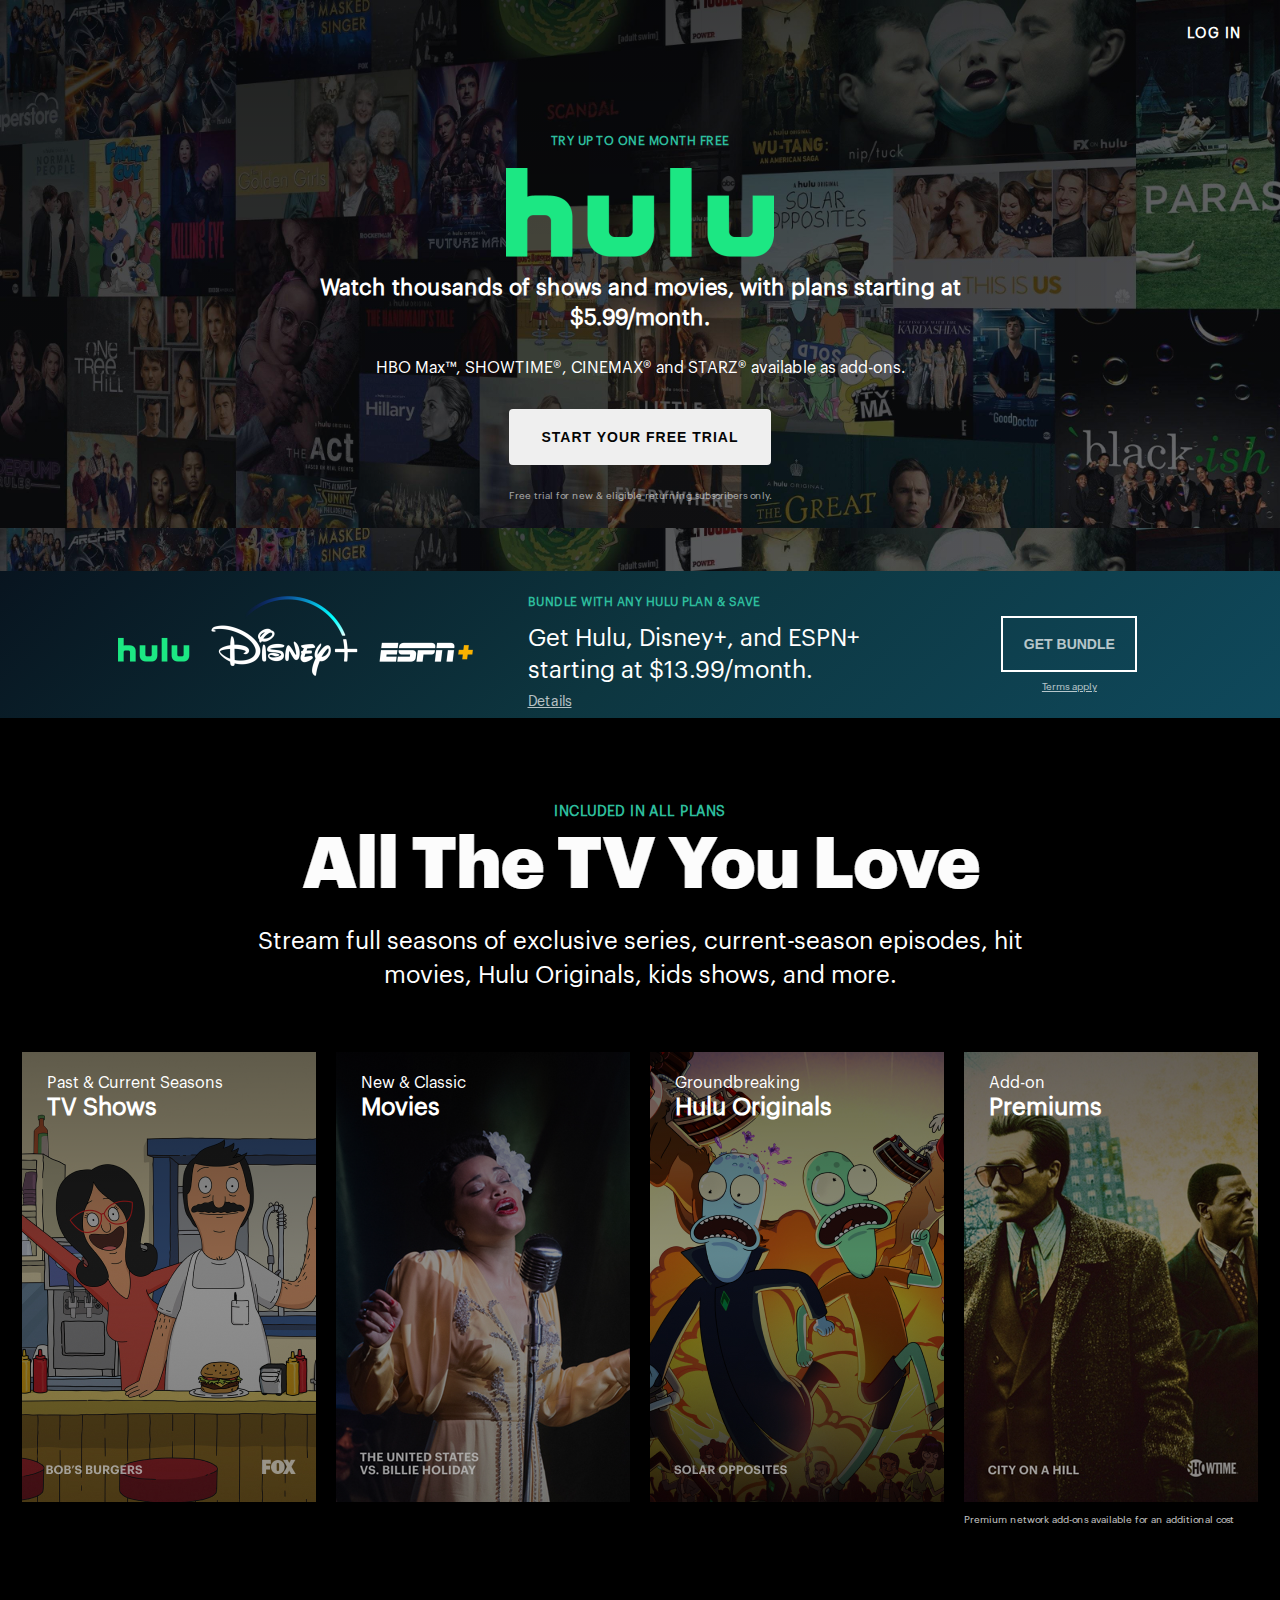
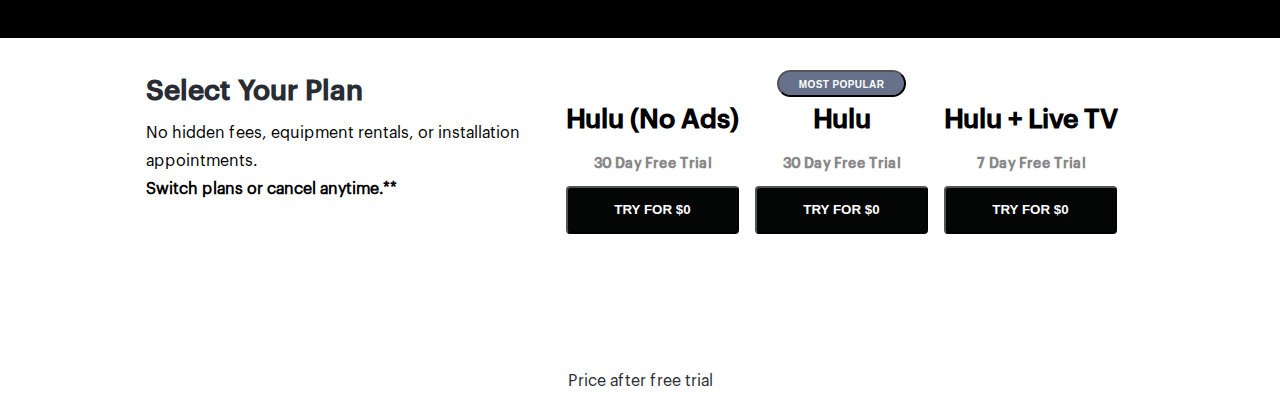
<file: index.html>
<!DOCTYPE html>
<html lang="en">
<head>
    <meta charset="UTF-8">
    <meta http-equiv="X-UA-Compatible" content="IE=edge">
    <meta name="viewport" content="width=device-width, initial-scale=1.0">
    <link rel="stylesheet" href="style.css">
    <link rel="shortcut icon" type="image/png" href="./Assets/hulu_favicon.png"/>
    <title>Hulu Static Page</title>
</head>
<body class="body">
    <div class="navcontainer">
        <div class="navrow1">
            <button>LOG IN</button>
        </div>
    
    <div class="mastheadcontainer"> <!-- Top half of page - Ends at ribbon -->
        <div class="mastheadrow1">
            <p>try up to one month free</p>
        </div>
        <div class="mastheadrow2">
            <img src="./Assets/Hulu_Logo-268.png" alt="Hulu Logo" height="89" width="268">
        </div>
        <div class="mastheadrow3">
            <p>Watch thousands of shows and movies, with plans starting at</p>
            
        </div>
        <div class="mastheadrow4">
            <p>$5.99/month.</p>
        </div>
        <div class="mastheadrow5">
            <p>HBO Max™, SHOWTIME®, CINEMAX® and STARZ® available as add-ons.</p>
        </div>
        <div class="mastheadrow6">
            <button><a href="https://signup.hulu.com/plans" target="_blank">Start Your Free Trial</a></button>
        </div>
        <div class="mastheadrow7">
            <p>Free trial for new & eligible returning subscribers only.</p>
        </div>
    </div>
    <div class ="ribboncontainer">
        <div class="ribboncontent">
            <div class="ribboncontentleft">
                <img src="./Assets/hulu_dis_espon_355.png" alt="Bundle Services Offered" height="80" width="355">
            </div>
            <div class="ribboncontentcenter">
                <div class="ribboncontentcenterrow1">
                    <p>Bundle with any hulu plan & save</p>
                </div>
                <div class="ribbondetailscontainer">
                    <div class="ribboncontentcenterrow2">
                        <h1>Get Hulu, Disney+, and ESPN+ starting at $13.99/month.</h1>
                    </div>
                    <div class="ribboncontentcenterrow3">
                        <a href><a href="https://www.hulu.com/welcome#">Details</a>
                    </div>
                </div>
            </div>
            <div class="ribboncontentrightcontainer">
                <div class="ribboncontentrightrow1">
                    <button><a href="https://www.hulu.com/disney-bundle-3" id="getbundle" target="_blank">Get Bundle</a></button>
                    <a href><a href="https://www.hulu.com/terms/disney-bundle" target="_blank">Terms apply</a>
                </div>
            </div>
        </div>
    </div>
    <div class="librarycontainer">
        <div class="librarycontentheader">
            <div class="librarycontentheaderrow1">
                <p>Included In All Plans</p>
            </div>
            <div class="librarycontentheaderrow2">
                <img src="./Assets/ATTVYL.png" alt="">
            </div>
            <div class="librarycontentheaderrow3">
                <h2>Stream full seasons of exclusive series, current-season episodes, hit</h2>
            </div>
            <div class="librarycontentheaderrow4">
                <h2>movies, Hulu Originals, kids shows, and more.</h2>
            </div>
        </div>
        <div class="posterbox">
            <div class="posters">
                <a href="https://www.hulu.com/series/bobs-burgers-fdeb1018-4472-442f-ba94-fb087cdea069" target="_blank"><img src="./Assets/bobsburgers.jpg" alt="Bob's Burgers"></a>
                <div class="postertext">
                    <p>Past & Current Seasons</p>
                    <h3>TV Shows</h3>
                </div>       
            </div>
            <div class="posters">
                <img src="./Assets/Holiday.jpg" alt="Billie Holiday">
                <div class="postertext">
                    <p>New & Classic</p>
                    <h3>Movies</h3>

                </div>
            </div>
            <div class="posters">
                <img src="./Assets/solar.jpg" alt="Solar Opposites">
                <div class="postertext">
                    <p>Groundbreaking</p>
                    <h3>Hulu Originals</h3>
                </div>
            </div>
            <div class="posters">
                <img src="./Assets/cityonahill.jpg" alt="City on a Hill">
                <div class="postertext">
                    <p>Add-on</p>
                    <h3>Premiums</h3>
                </div>
                <p>Premium network add-ons available for an additional cost</p>
            </div>
        </div>
    </div>
    <div class="buymecontainer">
        <div class="selectyourplancontainer">
            <div class="selectyourplanheader">
                <h3>Select Your Plan</h3>
                <p>No hidden fees, equipment rentals, or installation</p>
                <p>appointments.</p>
                <p><strong>Switch plans or cancel anytime.**</strong></p>
            </div>
        </div>
        <div class ="compareheadercontainer">
            <div class="compareheader">
                <div class="comparebadge"></div>
                <h3>Hulu (No Ads)</h3>
                <p>30 Day Free Trial</p>
                <button><a href="https://signup.hulu.com/account">Try For $0</a></button>
            </div>
            <div class="compareheader">
                <div class="mostpopular">
                    <button class="mostpopular">MOST POPULAR</button>
                </div>
                <h3>Hulu</h3>
                <p>30 Day Free Trial</p>
                <button><a href="https://signup.hulu.com/account">Try For $0</a></button>
            </div>
            <div class="compareheader">
                <div class="comparebadge">
                </div>
                <h3>Hulu + Live TV</h3>
                <p>7 Day Free Trial</p>
                <button><a href="https://signup.hulu.com/account">Try For $0</a></button>
            </div>
        </div>
        
    </div>
    
    <div class="featurerowscontainer">
        <div class="featurerow">
            <div class="featurecontents">
                <p>Price after free trial</p>
            </div>
        </div>
    </div>
</body>
</html>
</file>
<file: style.css>
@font-face {
    font-family: Graphik;
    src:url(./fonts/Graphik-Regular.ttf)
}

@font-face {
    font-family: 'Graphik Super';
    src: url(./fonts/Graphik-Super.ttf);
    /* font-weight: 900; */
    font-style: normal;
}

@font-face {
    font-family: 'Graphik Medium';
    src: url(./fonts/Graphik-Medium.ttf);
    /* font-weight: 900; */
    font-style: normal;
}

body {
    font-family: 'Graphik', Helvetica, Arial, sans-serif;
    background-image: url('./Assets/contenttiles.jpg');
    position: absolute;
    top: 0;
    left: 0;
    height: 100%;
    width: 100%;
    background-position: center top;
    background-size: cover;
    margin: 0px 0px;
}
    
.navcontainer {
    display: flex;
    flex-direction: column;
    background: linear-gradient(0deg, transparent 60%, rgba(0, 0, 0, 0.2) 90%, rgba(0, 0, 0, 0.4) 100%);
}

.navrow1 {
    display: flex;
    justify-content: flex-end;
    flex-direction: row;
    color: white;
    text-align: right;
    padding: 0 40px 0 40px;
}

.navrow1 p {
    font-weight: bold;
}

.navrow1 button {
    font-family: 'Graphik',Helvetica,Arial,sans-serif;
    background: none;
    color: #fff;
    cursor: pointer;
    font-size: 14px;
    font-weight: 600;
    letter-spacing: 1px;
    padding: 23px 0 17px;
    margin: 4px 0px;
    border: none;
    display: block;
    text-transform: uppercase;
}

.navrow1 button:hover {
    color: #CECFD0;
    white-space:nowrap;
}
/*  */
.mastheadcontainer { /* Top half of page - Ends at ribbon */
    display: flex;
    flex-direction: column;
    margin: 0 77.5px;
    padding: 60px 80px;

}

.mastheadrow1 { /*  */
    display: flex;
    flex-direction: column;
    text-align: center;
    justify-content: center;
}

.mastheadrow1 p {
    color: #2DBD9D;
    font-size: 12px;
    font-weight: 600;
    text-transform: uppercase;
    letter-spacing: 0.5px;
    line-height: 13px;
    padding-bottom: 8px;
}

.mastheadrow2 {
    display: flex;
    flex-direction: row;
    justify-content: center;
    /* margin: 0px 385px; */
}

.mastheadrow3 {
    display: flex;
    flex-direction: column;
    justify-content: center;
}

.mastheadrow3 p {
    color: white;
    font-size: 22px;
    font-weight: bold;
    text-align: center;
    line-height: 30px;
    margin: 16px 0 0 0;
}

.mastheadrow4 {
    display: flex;
    flex-direction: column;
    justify-content: center;
}

.mastheadrow4 p {
    color: white;
    font-size: 22px;
    font-weight: bold;
    text-align: center;
    line-height: 30px;
    margin: 0;
}

.mastheadrow5 {
    display: flex;
    flex-direction: column;
    justify-content: center;
}

.mastheadrow5 p {
    
    color: white;
    font-size: 16px;
    /* font-weight: bold; */
    text-align: center;
    line-height: 30px;
    margin: 20px 0px 0px;
}

/* Start free trial button */
.mastheadrow6 {
    display: flex;
    flex-direction: column;
    justify-content: center;
    align-items: center;
    margin: 25.6px 0px 0px 0px;
}

.mastheadrow6 button {
    height: 56px;
    min-width: 136px;
    /* margin: 25.6px 460px 0; */
    padding: 0 32px;
    border: none;
    width:100%;
    max-width: 261.05px;
    font-size: 14px;
    font-weight: 600;
    line-height: 14px;
    letter-spacing: 1px;
    text-align: center;
    text-transform: uppercase;
    border-radius: 4px;
}

.mastheadrow6 a {
    color: #040505;
    text-decoration: none;
}

.mastheadrow6 button:hover {
    cursor: pointer;
    opacity: 0.8;
}

.mastheadrow7 {
    display: flex;
    flex-direction: column;
    justify-content: center;
}

.mastheadrow7 p {
    color: white;
    opacity: 0.6;
    font-size: 10px;
    text-align: center;
    line-height: 30px;
    margin: 16px 0px 0px;
}

.ribboncontainer {
    display: flex;
    flex-direction: column;
    justify-content: center;
    align-items: center;
    padding: 25px 40px 0px 40px;
    background: linear-gradient(318.68deg, #0F495C 0%, #0D3640 49.72%, #08141F 100%);
}

.ribboncontent {
    display: flex;
    flex-direction: row;
    margin: 0px 77.5px;
}

.ribboncontentleft {
    display: flex;
    flex-direction: column;
    align-items: left;
    margin: 0px 25px 0px 0px;
}

.ribboncontentcenter {
    display: flex;
    flex-direction: column;
    padding: 0px 30px;
}

.ribboncontentcenterrow1 {
    display: flex;
    flex-direction: row;
    padding: 0px 0px 8px 0px;
}

.ribboncontentcenterrow1 p {
    color: #2DBD9D;
    font-size: 12px;
    font-weight: 600;
    letter-spacing: 0.5px;
    line-height: 13px;
    /* padding-bottom: 8px; */
    text-transform: uppercase;
    margin: 0;
}

.ribbondetailscontainer {
    display: flex;
    flex-direction: column;
    margin: 5px 0px 0px;
}

.ribboncontentcenterrow2 {
    display: flex;
    flex-direction: column;
    margin: 0;
}

.ribboncontentcenterrow2 h1 {
    font-size: 24px;
    font-weight: normal;
    line-height: 32px;
    color: white;
    margin: 0px;
}

.ribboncontentcenterrow3 {
    display: flex;
    flex-direction: column;
}

.ribboncontentcenterrow3 a {
    font-size: 14px;
    font-weight: normal;
    line-height: 32px;
    color: white;
    opacity: 0.7;
    text-decoration: underline;
}

.ribboncontentrightcontainer {
    display: flex;
    flex-direction: column;
    align-items: right;
    height: 100px;
    width: 253.33px;
    padding: 20px 8px 0px;
}

.ribboncontentrightrow1 {
    display: flex;
    flex-direction: column;
    align-items: center;
}

.ribboncontentrightrow1 button {
    color: #FFFFFF;
    background: transparent;
    border: 2px solid #FFFFFF;
    height: 56px;
    padding-left: 5px;
    padding-right: 5px;
    min-width: 136px;
    max-width: 136px;
    font-size: 14px;
    font-weight: 600;
    line-height: 14px;
    text-align: center;
    text-transform: uppercase;
}

#getbundle {
    color: #FFFFFF;
    text-transform: uppercase;
    font-size: 14px;
    font-weight: 600;
    line-height: 14px;
    text-decoration: none;
}

.ribboncontentrightrow1 a {
    color: #fff;
    font-size: 10px;
    opacity: 0.7;
    text-decoration: underline;
    text-align: center;
    padding: 5px 0px 0px 0px;
}

.librarycontainer {
    display: flex;
    flex-direction: column;
    background-color: black;
    position: relative;
    padding: 0px 0px 100px 0px;
}

.librarycontentheader {
    display: flex;
    flex-direction: column;
    padding: 88px 20px 50px;
    text-align: center;

}

.librarycontentheaderrow1 {
    display: flex;
    flex-direction: row;
    justify-content: center;
    text-align: center;
}

.librarycontentheaderrow1 p {
    margin: 0px 0px 16px;
    color: #2DBD9D;
    font-size: 14px;
    font-weight: 600;
    letter-spacing: 0.86px;
    line-height: 12px;
    text-transform: uppercase;
}

.librarycontentheaderrow2 {
    display: flex;
    flex-direction: row;
    justify-content: center;
    text-align: center;
    margin: 0px 0px 16px;
}

.librarycontentheaderrow3 {
    display: flex;
    flex-direction: row;
    justify-content: center;
    text-align: center;
    margin: 0px 202px;
    padding: 16px 0px 0px;
}

.librarycontentheaderrow3 h2 {
    font-size: 24px;
    font-weight: lighter;
    line-height: 34px;
    color: white;
    margin: 0px;
}

.librarycontentheaderrow4 {
    display: flex;
    flex-direction: row;
    justify-content: center;
    text-align: center;
    margin: 0px;
}

.librarycontentheaderrow4 h2 {
    font-size: 24px;
    font-weight: lighter;
    line-height: 34px;
    color: white;
    margin: 0px;
    padding: 0px;
}

.posterbox {
    /* display: flex;
    flex-direction: row;
    justify-content: center;
    overflow: auto; */
    display: flex;
    flex-wrap: wrap;
    column-gap: 20px;
    row-gap: 20px;
    justify-content: center;
    grid-template-columns: repeat(4, 295px);
    grid-template-rows: auto;
}

.posterbox::before{
    content: '';
    position: absolute;
    background: linear-gradient(180deg, rgba(0,0,0,0.6110819327731092) 0%, rgba(8,20,31,0) 83%);
    height: 100%;
    width: 100%;
}

.posters {
    display: flex;
    flex-direction: column;
    color: white;
    font-size: 10px;
    line-height: 16px;
    padding-top: 10px;
}

.postertext {
    position: absolute;
    color: white;
    padding: 25px 25px;
}

.postertext p {
    font-size: 16px;
    line-height: 12px;
    margin: 0px;
    padding: 0px 0px 10px 0px;
}

.postertext h3 {
    font-size: 24px;
    font-weight: bolder;
    line-height: 16px;
    font-weight: bold;
    margin: 0px;
    padding: 0px 0px 24px 0px;
}

.buymecontainer {
    display: flex;
    flex-direction: row;
    justify-content: center;
    background-color: white;
    position: relative;
    padding: 0px 0px 100px 0px;
    /* display: flex; */
    flex-wrap: wrap;
    /* column-gap: 20px;
    row-gap: 20px; */
    /* justify-content: center; */
    grid-template-columns: repeat(4, 295px);
    grid-template-rows: auto;
}

.selectyourplancontainer {
    display: flex;
    flex-direction: column;
    padding: 30px 30px 30px 0;
}

.selectyourplanheader {
    display: flex;
    flex-direction: column;
    justify-content: center;
    color: black;
    font-weight: bolder;
}

.selectyourplanheader h3 {
    font-family: 'Graphik Medium';
    color: #292C33;
    font-size: 28px;
    /* font-weight: lighter; */
    line-height: 31px;
    text-align: left;
    margin: 0px 0px 4px;
    padding: 8px 0px;
}

.selectyourplanheader p {
    margin: 5px 0px 5px 0;
    font-weight: lighter;
}

.compareheadercontainer {
    display: flex;
    flex-direction: row;
    padding: 32px 8px 8px;
}

.compareheader {
    display: flex;
    flex-direction: column;
    text-align: center;
    padding: 0px 8px 8px;
    /* align-items: flex-end; */
}

.compareheader h3 {
    font-family: 'Graphik Medium';
    font-size: 20pt;
    text-align: center;
    margin: 0px;
    padding: 8px 0px;
}

.compareheader p {
    font-family: 'Graphik Medium';
    color: #888888;
    font-size: 14px;
    font-weight: 600;
}

.compareheader hr {
    margin-bottom: auto;
    background-color: #cfc7c7;
    width: 100%;
    height: 1px;
    /* margin: 8px 0px 0px; */
    margin-left: auto;
    margin-right: auto; 
    padding: 0px;
}

.compareheader button {
    height: 48px;
    width: 100%;
    background: #040505;
    color: white;
    min-width: 173px;
    max-width: 173px;
    text-transform: uppercase;
    font-weight: bolder;
    white-space: nowrap;
    border-radius: 4px;
    cursor: pointer;
}

.compareheader button:hover {
    background: #3C4149;
}

.compareheader a {
    color: white;
    text-transform: uppercase;
    font-weight: bold;
    text-decoration: none;
}

.comparebadge {
    margin: 13.5px 77px;
}

.mostpopular {
    background: transparent;
}

.mostpopular button {
    font-size: 11px;
    padding: 7px 18px 5px;
    border-radius: 15px;
    color: #fff;
    display: inline-block;
    height: 27px;
    min-width: 129px;
    max-width: 129px;
    font-size: 10px;
    font-weight: 600;
    letter-spacing: 0.42px;
    background-color: #67728A;
    text-align: center;
}

.featurerowscontainer {
    display: flex;
    flex-direction: row;
    justify-content: center;
    padding: 20px 30px 20px;
    background-color: white;
}

.featurerow {
    display: flex;
    flex-direction: row;
    justify-content: left;
    text-align: left;
}

.featurecontents {
    color: #292C33;
    font-size: 16px;
    margin: 2px;
}

.featurecontents p {
    color: #292C33;
    font-size: 16px;
    margin: 0px;
}
</file>
